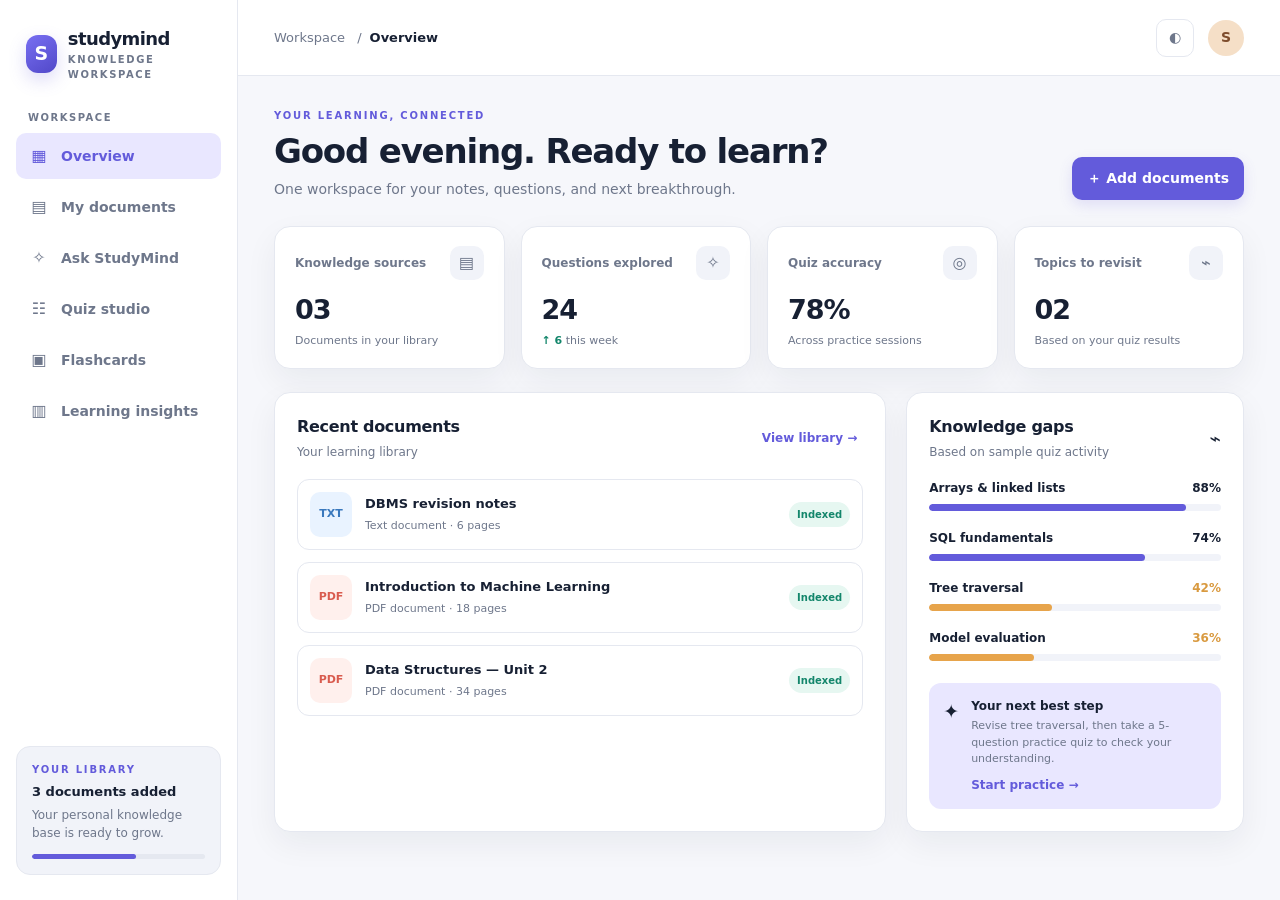
<file: index.html>
<!DOCTYPE html>
<html lang="en">
<head>
<meta charset="UTF-8" />
<meta name="viewport" content="width=device-width, initial-scale=1.0" />
<title>StudyMind — Academic Knowledge Workspace</title>
<style>
:root { color-scheme: light dark; --bg: light-dark(#f6f7fb,#10131b); --panel: light-dark(#ffffff,#191e29); --panel2: light-dark(#f1f3f9,#202736); --text: light-dark(#172033,#eef2fb); --muted: light-dark(#6e778b,#a0abc0); --line: light-dark(#e5e8f0,#303849); --accent: light-dark(#635bdb,#a49eff); --accent2: light-dark(#e9e7ff,#302d55); --green: light-dark(#13866b,#65d7b4); --shadow: 0 12px 32px rgba(24,32,56,.06); }
* { box-sizing: border-box; }
body { margin: 0; background: var(--bg); color: var(--text); font: 14px/1.5 Inter, ui-sans-serif, system-ui, -apple-system, BlinkMacSystemFont, "Segoe UI", sans-serif; }
#app { min-height: 100vh; width: 100%; background: var(--bg); }
button, input, textarea, select { font: inherit; }
button { cursor: pointer; }
.layout { display: grid; grid-template-columns: 238px minmax(0,1fr); min-height: 100vh; }
aside { border-right: 1px solid var(--line); padding: 25px 16px; display: flex; flex-direction: column; gap: 28px; background: var(--panel); }
.brand { display:flex; align-items:center; gap:11px; padding:0 10px; }
.brand-mark { width:38px; height:38px; border-radius:12px; display:grid; place-items:center; color:white; background:linear-gradient(145deg,#786ff2,#5148c8); font-size:19px; font-weight:800; box-shadow:0 7px 18px #635bdb38; }
.brand-name { font-size:18px; font-weight:800; letter-spacing:-.6px; }
.brand-sub { color:var(--muted); font-size:10px; letter-spacing:1.6px; font-weight:700; }
.nav-label { padding:0 12px; margin-bottom:8px; color:var(--muted); font-size:10px; letter-spacing:1.5px; font-weight:800; }
nav { display:grid; gap:5px; }
.nav-item { width:100%; border:0; background:transparent; color:var(--muted); padding:11px 13px; border-radius:10px; text-align:left; display:flex; align-items:center; gap:12px; font-weight:600; transition:.15s; }
.nav-item .ico { width:20px; text-align:center; font-size:16px; }
.nav-item:hover { background:var(--panel2); color:var(--text); }
.nav-item.active { background:var(--accent2); color:var(--accent); }
.side-bottom { margin-top:auto; }
.plan-card { background:var(--panel2); border:1px solid var(--line); border-radius:14px; padding:15px; }
.plan-card strong { display:block; margin:5px 0; font-size:13px; }
.plan-card p { color:var(--muted); font-size:12px; margin:0 0 12px; }
.progress { height:5px; background:var(--line); border-radius:99px; overflow:hidden; }
.progress span { display:block; width:62%; height:100%; background:var(--accent); border-radius:99px; }
main { min-width:0; }
.topbar { height:76px; padding:0 36px; display:flex; align-items:center; justify-content:space-between; border-bottom:1px solid var(--line); background:var(--panel); }
.breadcrumb { color:var(--muted); font-size:13px; } .breadcrumb strong { color:var(--text); font-weight:700; }
.top-actions { display:flex; align-items:center; gap:14px; }
.icon-btn { border:1px solid var(--line); background:var(--panel); border-radius:10px; width:38px; height:38px; color:var(--muted); }
.avatar { width:36px; height:36px; border-radius:50%; display:grid; place-items:center; background:#f5dfc7; color:#7e4d2d; font-weight:800; }
.content { max-width:1360px; margin:0 auto; padding:32px 36px 50px; }
.page { display:none; } .page.active { display:block; }
.eyebrow { color:var(--accent); text-transform:uppercase; font-weight:800; font-size:10px; letter-spacing:1.8px; }
h1 { font-size:clamp(26px,3vw,34px); line-height:1.18; letter-spacing:-1.2px; margin:8px 0 8px; }
.subtitle { color:var(--muted); margin:0; font-size:14px; }
.page-head { display:flex; align-items:flex-end; justify-content:space-between; gap:20px; margin-bottom:26px; }
.btn { border:0; border-radius:10px; padding:11px 15px; font-weight:700; display:inline-flex; align-items:center; justify-content:center; gap:8px; transition:.15s; }
.btn-primary { background:var(--accent); color:white; box-shadow:0 5px 14px #635bdb28; } .btn-primary:hover { filter:brightness(1.08); transform:translateY(-1px); }
.btn-secondary { background:var(--panel); border:1px solid var(--line); color:var(--text); }
.stats { display:grid; grid-template-columns:repeat(4,minmax(0,1fr)); gap:16px; margin-bottom:23px; }
.stat, .card { border:1px solid var(--line); background:var(--panel); border-radius:16px; box-shadow:var(--shadow); }
.stat { padding:19px 20px; }
.stat-top { display:flex; justify-content:space-between; align-items:center; color:var(--muted); font-size:12px; font-weight:600; }
.stat-icon { width:34px; height:34px; display:grid; place-items:center; border-radius:10px; background:var(--panel2); font-size:16px; }
.stat-value { font-size:27px; font-weight:800; letter-spacing:-1px; margin:10px 0 2px; }
.stat-note { color:var(--muted); font-size:11px; } .positive { color:var(--green); font-weight:700; }
.grid-main { display:grid; grid-template-columns:minmax(0,1.45fr) minmax(280px,.8fr); gap:20px; }
.card { padding:22px; min-width:0; }
.card-head { display:flex; justify-content:space-between; align-items:center; gap:12px; margin-bottom:18px; }
h2 { font-size:16px; letter-spacing:-.3px; margin:0; } .muted { color:var(--muted); }
.text-link { color:var(--accent); font-weight:700; background:none; border:0; font-size:12px; }
.doc-list { display:grid; gap:12px; }
.doc-row { display:flex; align-items:center; gap:13px; padding:12px; border:1px solid var(--line); border-radius:12px; }
.file-icon { width:42px; height:45px; display:grid; place-items:center; border-radius:10px; background:light-dark(#fff0ed,#3b292b); color:light-dark(#d95c4f,#ff9c91); font-size:11px; font-weight:900; }
.file-icon.txt { background:light-dark(#e9f3ff,#23374e); color:light-dark(#3978bd,#8ec5ff); }
.doc-info { flex:1; min-width:0; } .doc-info strong { display:block; font-size:13px; overflow:hidden; text-overflow:ellipsis; white-space:nowrap; }
.doc-info span { color:var(--muted); font-size:11px; }
.status { border-radius:99px; padding:5px 8px; font-size:10px; font-weight:800; background:light-dark(#e6f7f1,#203d38); color:var(--green); }
.topic-list { display:grid; gap:18px; }
.topic-top { display:flex; justify-content:space-between; margin-bottom:7px; font-size:12px; font-weight:650; }
.topic-bar { height:7px; border-radius:99px; background:var(--panel2); overflow:hidden; } .topic-bar span { display:block; height:100%; border-radius:99px; background:var(--accent); }
.topic-bar .warn { background:light-dark(#e7a44b,#f2bd6e); }
.tip { display:flex; gap:12px; padding:14px; margin-top:22px; background:var(--accent2); border-radius:12px; color:var(--text); }
.tip-icon { font-size:19px; } .tip strong { display:block; font-size:12px; margin-bottom:3px; } .tip p { color:var(--muted); font-size:11px; margin:0; }
.upload-zone { border:1.5px dashed light-dark(#c9c8ed,#55517e); background:light-dark(#fafaff,#1e2030); border-radius:15px; padding:29px 18px; text-align:center; margin-bottom:18px; transition:.2s; }
.upload-zone.drag { border-color:var(--accent); background:var(--accent2); }
.upload-symbol { width:46px; height:46px; border-radius:14px; background:var(--accent2); color:var(--accent); display:grid; place-items:center; margin:0 auto 12px; font-size:23px; }
.upload-zone h3 { margin:0 0 4px; font-size:14px; } .upload-zone p { margin:0 0 14px; color:var(--muted); font-size:12px; }
input[type=file] { display:none; }
.chat-layout { display:grid; grid-template-columns: minmax(0,1fr) 275px; gap:18px; }
.chat-card { padding:0; overflow:hidden; display:flex; flex-direction:column; min-height:520px; }
.chat-head { padding:17px 20px; border-bottom:1px solid var(--line); display:flex; justify-content:space-between; align-items:center; }
.online-dot { width:7px; height:7px; display:inline-block; border-radius:50%; background:var(--green); margin-right:6px; }
.messages { padding:22px; flex:1; display:flex; flex-direction:column; gap:16px; overflow:auto; max-height:470px; }
.message { display:flex; gap:10px; max-width:90%; align-items:flex-start; } .message.user { align-self:flex-end; flex-direction:row-reverse; }
.bot-avatar { width:30px; height:30px; flex-shrink:0; border-radius:10px; background:var(--accent2); color:var(--accent); display:grid; place-items:center; font-weight:900; }
.bubble { background:var(--panel2); border-radius:4px 13px 13px 13px; padding:12px 14px; font-size:13px; white-space:pre-wrap; }
.message.user .bubble { background:var(--accent); color:white; border-radius:13px 4px 13px 13px; }
.citation { margin-top:10px; border:1px solid var(--line); background:var(--panel); border-radius:9px; padding:10px; font-size:11px; color:var(--muted); }
.citation strong { display:block; color:var(--accent); margin-bottom:3px; }
.chat-compose { padding:15px; border-top:1px solid var(--line); display:flex; gap:9px; }
.chat-compose input { flex:1; min-width:0; border:1px solid var(--line); background:var(--bg); color:var(--text); border-radius:10px; padding:12px 13px; outline:none; }
.chat-compose input:focus { border-color:var(--accent); }
.side-card { margin-bottom:16px; } .source-item { border:1px solid var(--line); padding:11px; border-radius:10px; margin-top:10px; font-size:11px; }
.source-item strong { display:block; font-size:12px; margin-bottom:3px; }
.quiz-grid { display:grid; grid-template-columns:repeat(2,minmax(0,1fr)); gap:16px; }
.quiz-card { padding:20px; } .quiz-tag { color:var(--accent); font-size:10px; font-weight:800; letter-spacing:1px; text-transform:uppercase; }
.quiz-card h3 { margin:8px 0 7px; font-size:16px; } .quiz-card p { color:var(--muted); font-size:12px; margin:0 0 16px; }
.quiz-question { font-size:17px; font-weight:750; margin:18px 0; }
.options { display:grid; gap:9px; } .option { text-align:left; padding:12px; border:1px solid var(--line); background:var(--panel); color:var(--text); border-radius:10px; }
.option:hover { border-color:var(--accent); } .option.correct { border-color:var(--green); background:light-dark(#e6f7f1,#203d38); } .option.incorrect { border-color:#df7474; background:light-dark(#fff0ef,#40292d); }
.feedback { margin-top:12px; color:var(--muted); font-size:12px; }
.flashcard { min-height:220px; display:grid; place-items:center; text-align:center; cursor:pointer; background:linear-gradient(145deg,var(--panel),var(--panel2)); } .flashcard .big { font-size:22px; font-weight:800; margin:15px 0; } .flashcard .hint { color:var(--muted); font-size:12px; }
.analytics-grid { display:grid; grid-template-columns:1fr 1fr; gap:18px; }
.bar-chart { height:210px; display:flex; align-items:flex-end; gap:15px; padding:20px 8px 0; border-bottom:1px solid var(--line); }
.bar-col { flex:1; display:flex; flex-direction:column; align-items:center; gap:8px; height:100%; justify-content:flex-end; } .bar { width:min(42px,75%); background:linear-gradient(180deg,#928afa,var(--accent)); border-radius:7px 7px 0 0; min-height:5px; } .bar-label { color:var(--muted); font-size:10px; padding-bottom:7px; } .bar-value { font-size:10px; color:var(--muted); }
.empty { padding:25px; text-align:center; color:var(--muted); }
.toast { position:fixed; bottom:22px; right:22px; background:var(--text); color:var(--bg); border-radius:12px; padding:12px 17px; box-shadow:var(--shadow); opacity:0; transform:translateY(10px); pointer-events:none; transition:.25s; z-index:5; } .toast.show { opacity:1; transform:translateY(0); }
@media(max-width:1000px) { .layout { grid-template-columns:78px minmax(0,1fr); } aside { padding:22px 10px; align-items:center; } .brand { padding:0; } .brand-text,.nav-label,.nav-item .label,.side-bottom { display:none; } .nav-item { justify-content:center; padding:12px 0; } .nav-item .ico { font-size:19px; } .grid-main,.chat-layout { grid-template-columns:1fr; } .stats { grid-template-columns:repeat(2,minmax(0,1fr)); } }
@media(max-width:650px) { .layout { display:block; } aside { position:sticky; top:0; z-index:3; flex-direction:row; justify-content:space-around; padding:8px; border-right:0; border-bottom:1px solid var(--line); } .brand { display:none; } aside nav { display:flex; gap:2px; } .nav-item { width:46px; } .topbar { padding:0 17px; height:62px; } .content { padding:24px 16px 35px; } .page-head { align-items:flex-start; flex-direction:column; } .stats { gap:10px; } .stat { padding:14px; } .stat-value { font-size:23px; } .grid-main,.analytics-grid,.quiz-grid { grid-template-columns:1fr; } .card { padding:17px; } .chat-card { padding:0; } .messages { padding:15px; } }
</style>
</head>
<body>
<div id="app">
<div class="layout">
<aside>
  <div class="brand"><div class="brand-mark">S</div><div class="brand-text"><div class="brand-name">studymind</div><div class="brand-sub">KNOWLEDGE WORKSPACE</div></div></div>
  <div style="width:100%"><div class="nav-label">WORKSPACE</div><nav>
    <button class="nav-item active" data-page="dashboard"><span class="ico">▦</span><span class="label">Overview</span></button>
    <button class="nav-item" data-page="documents"><span class="ico">▤</span><span class="label">My documents</span></button>
    <button class="nav-item" data-page="ask"><span class="ico">✧</span><span class="label">Ask StudyMind</span></button>
    <button class="nav-item" data-page="quiz"><span class="ico">☷</span><span class="label">Quiz studio</span></button>
    <button class="nav-item" data-page="flashcards"><span class="ico">▣</span><span class="label">Flashcards</span></button>
    <button class="nav-item" data-page="analytics"><span class="ico">▥</span><span class="label">Learning insights</span></button>
  </nav></div>
  <div class="side-bottom" style="width:100%"><div class="plan-card"><div class="eyebrow">YOUR LIBRARY</div><strong id="side-doc-count">3 documents added</strong><p>Your personal knowledge base is ready to grow.</p><div class="progress"><span id="side-progress"></span></div></div></div>
</aside>
<main>
<header class="topbar"><div class="breadcrumb">Workspace <span style="padding:0 8px">/</span><strong id="crumb">Overview</strong></div><div class="top-actions"><button class="icon-btn" id="theme-toggle" title="Toggle appearance">◐</button><div class="avatar">S</div></div></header>
<div class="content">
<section class="page active" id="page-dashboard">
 <div class="page-head"><div><div class="eyebrow">YOUR LEARNING, CONNECTED</div><h1>Good evening. Ready to learn?</h1><p class="subtitle">One workspace for your notes, questions, and next breakthrough.</p></div><button class="btn btn-primary" data-goto="documents">＋ Add documents</button></div>
 <div class="stats">
  <div class="stat"><div class="stat-top"><span>Knowledge sources</span><span class="stat-icon">▤</span></div><div class="stat-value" id="stat-docs">03</div><div class="stat-note">Documents in your library</div></div>
  <div class="stat"><div class="stat-top"><span>Questions explored</span><span class="stat-icon">✧</span></div><div class="stat-value" id="stat-questions">24</div><div class="stat-note"><span class="positive">↑ 6</span> this week</div></div>
  <div class="stat"><div class="stat-top"><span>Quiz accuracy</span><span class="stat-icon">◎</span></div><div class="stat-value" id="stat-accuracy">78%</div><div class="stat-note">Across practice sessions</div></div>
  <div class="stat"><div class="stat-top"><span>Topics to revisit</span><span class="stat-icon">⌁</span></div><div class="stat-value">02</div><div class="stat-note">Based on your quiz results</div></div>
 </div>
 <div class="grid-main"><div class="card"><div class="card-head"><div><h2>Recent documents</h2><div class="muted" style="font-size:12px;margin-top:4px">Your learning library</div></div><button class="text-link" data-goto="documents">View library →</button></div><div class="doc-list" id="recent-docs">
  <div class="doc-row"><div class="file-icon">PDF</div><div class="doc-info"><strong>Data Structures — Unit 2</strong><span>PDF document · 34 pages</span></div><span class="status">Indexed</span></div>
  <div class="doc-row"><div class="file-icon">PDF</div><div class="doc-info"><strong>Introduction to Machine Learning</strong><span>PDF document · 18 pages</span></div><span class="status">Indexed</span></div>
  <div class="doc-row"><div class="file-icon txt">TXT</div><div class="doc-info"><strong>DBMS revision notes</strong><span>Text document · 6 pages</span></div><span class="status">Indexed</span></div>
 </div></div>
 <div class="card"><div class="card-head"><div><h2>Knowledge gaps</h2><div class="muted" style="font-size:12px;margin-top:4px">Based on sample quiz activity</div></div><span style="font-size:19px">⌁</span></div><div class="topic-list"><div><div class="topic-top"><span>Arrays & linked lists</span><span>88%</span></div><div class="topic-bar"><span style="width:88%"></span></div></div><div><div class="topic-top"><span>SQL fundamentals</span><span>74%</span></div><div class="topic-bar"><span style="width:74%"></span></div></div><div><div class="topic-top"><span>Tree traversal</span><span style="color:#d99a40">42%</span></div><div class="topic-bar"><span class="warn" style="width:42%"></span></div></div><div><div class="topic-top"><span>Model evaluation</span><span style="color:#d99a40">36%</span></div><div class="topic-bar"><span class="warn" style="width:36%"></span></div></div></div><div class="tip"><div class="tip-icon">✦</div><div><strong>Your next best step</strong><p>Revise tree traversal, then take a 5-question practice quiz to check your understanding.</p><button class="text-link" style="padding:8px 0 0" data-goto="quiz">Start practice →</button></div></div></div></div>
</section>
<section class="page" id="page-documents"><div class="page-head"><div><div class="eyebrow">KNOWLEDGE LIBRARY</div><h1>My documents</h1><p class="subtitle">Add your course material and build a searchable knowledge base.</p></div></div>
 <div class="card"><div class="upload-zone" id="drop-zone"><div class="upload-symbol">↑</div><h3>Drop your study material here</h3><p>PDF or TXT files · Upload files to add them to this demo library</p><label class="btn btn-primary" for="file-input">Choose files</label><input type="file" id="file-input" accept=".pdf,.txt,application/pdf,text/plain" multiple /></div><div class="card-head"><div><h2>All documents</h2><div class="muted" style="font-size:12px;margin-top:4px" id="doc-subtitle">3 documents · demo records</div></div><select id="doc-filter" style="border:1px solid var(--line);background:var(--panel);color:var(--text);padding:9px;border-radius:9px"><option value="all">All files</option><option value="PDF">PDF files</option><option value="TXT">Text files</option></select></div><div class="doc-list" id="all-docs"></div><p class="muted" style="font-size:11px;margin:15px 0 0">Prototype note: this front-end demo lists selected files locally. PDF parsing, embeddings, and persistent storage require a backend.</p></div>
</section>
<section class="page" id="page-ask"><div class="page-head"><div><div class="eyebrow">EVIDENCE-FIRST AI</div><h1>Ask your knowledge base</h1><p class="subtitle">Ask questions, explore ideas, and trace answers back to their sources.</p></div><span class="status">● Demo mode</span></div>
 <div class="chat-layout"><div class="card chat-card"><div class="chat-head"><div><strong>StudyMind assistant</strong><div class="muted" style="font-size:11px;margin-top:3px"><span class="online-dot"></span>Ready to help you study</div></div><button class="text-link" id="clear-chat">Clear chat</button></div><div class="messages" id="messages"><div class="message"><div class="bot-avatar">S</div><div class="bubble">Hi! I'm your study companion. Ask me about your notes, or try one of the suggested questions. In this prototype, answers are illustrative—not generated from your actual documents.<div class="citation"><strong>◉ Example source · Data Structures — Unit 2</strong>Page 12 · Source grounding is planned for the full RAG backend.</div></div></div></div><div class="chat-compose"><input id="question-input" placeholder="Ask a question about your notes..." autocomplete="off"/><button class="btn btn-primary" id="send-question">Send ↗</button></div></div>
 <div><div class="card side-card"><div class="card-head"><h2>Try asking</h2><span>✧</span></div><button class="option prompt" style="width:100%;margin-bottom:8px">Explain stack vs queue in simple terms</button><button class="option prompt" style="width:100%;margin-bottom:8px">What is overfitting in machine learning?</button><button class="option prompt" style="width:100%">Summarize the key ideas in my notes</button></div><div class="card"><div class="card-head"><h2>Retrieved evidence</h2><span class="muted">Top matches</span></div><div class="source-item"><strong>📄 Data Structures — Unit 2</strong><span class="muted">Page 12 · Similarity: example</span></div><div class="source-item"><strong>📄 Introduction to Machine Learning</strong><span class="muted">Page 6 · Similarity: example</span></div><p class="muted" style="font-size:11px;margin:12px 0 0">Real relevance scores will be computed by the retrieval service in the backend.</p></div></div></div>
</section>
<section class="page" id="page-quiz"><div class="page-head"><div><div class="eyebrow">ACTIVE RECALL</div><h1>Quiz studio</h1><p class="subtitle">Practice from your material and use results to guide revision.</p></div><button class="btn btn-primary" id="new-quiz">↻ New question</button></div>
 <div class="quiz-grid"><div class="card quiz-card"><div class="quiz-tag">Quick practice · Data Structures</div><div class="quiz-question" id="quiz-question">Which data structure follows the LIFO principle?</div><div class="options" id="quiz-options"><button class="option" data-correct="false">Queue</button><button class="option" data-correct="true">Stack</button><button class="option" data-correct="false">Linked list</button><button class="option" data-correct="false">Graph</button></div><div class="feedback" id="quiz-feedback">Choose an answer to check your understanding.</div><div style="display:flex;justify-content:space-between;align-items:center;margin-top:18px"><span class="muted" style="font-size:11px" id="quiz-count">Question 1 · Demo set</span><button class="btn btn-secondary" id="next-question">Next →</button></div></div><div class="card"><div class="card-head"><h2>Practice summary</h2><span>◎</span></div><div style="display:flex;align-items:center;gap:18px;margin:18px 0"><div style="font-size:38px;font-weight:850;letter-spacing:-2px" id="session-score">—</div><div><strong>Session accuracy</strong><div class="muted" style="font-size:11px">Updates as you answer</div></div></div><div class="progress"><span id="quiz-progress" style="width:0%"></span></div><div class="tip"><div class="tip-icon">✦</div><div><strong>Study tip</strong><p>Try to explain why an answer is correct in your own words. Understanding lasts longer than memorization.</p></div></div><div style="margin-top:20px"><h2 style="margin-bottom:12px">Topic coverage</h2><div class="topic-list"><div><div class="topic-top"><span>Core concepts</span><span>78%</span></div><div class="topic-bar"><span style="width:78%"></span></div></div><div><div class="topic-top"><span>Applied problems</span><span>54%</span></div><div class="topic-bar"><span class="warn" style="width:54%"></span></div></div></div></div></div></div>
</section>
<section class="page" id="page-flashcards"><div class="page-head"><div><div class="eyebrow">SPACED REVISION</div><h1>Flashcards</h1><p class="subtitle">Test your recall one concept at a time.</p></div><span class="status" id="flash-count">Card 1 of 4</span></div><div style="max-width:700px;margin:0 auto"><div class="card flashcard" id="flashcard" tabindex="0" role="button" aria-label="Flip flashcard"><div><div class="eyebrow" id="flash-label">CONCEPT</div><div class="big" id="flash-term">What is a stack?</div><div class="hint" id="flash-hint">Click the card to reveal the answer</div></div></div><div style="display:flex;justify-content:center;gap:12px;margin-top:18px"><button class="btn btn-secondary" id="flash-prev">← Previous</button><button class="btn btn-primary" id="flash-next">Next card →</button></div><p class="muted" style="text-align:center;font-size:11px;margin-top:20px">Demo flashcards. A complete version can generate cards from retrieved document passages.</p></div></section>
<section class="page" id="page-analytics"><div class="page-head"><div><div class="eyebrow">LEARNING INSIGHTS</div><h1>Your learning patterns</h1><p class="subtitle">Use practice history to decide what to study next.</p></div></div><div class="analytics-grid"><div class="card"><div class="card-head"><div><h2>Practice accuracy</h2><div class="muted" style="font-size:12px;margin-top:4px">Illustrative weekly activity</div></div><span class="status">+12% this week</span></div><div class="bar-chart"><div class="bar-col"><span class="bar-value">58%</span><div class="bar" style="height:58%"></div><span class="bar-label">Mon</span></div><div class="bar-col"><span class="bar-value">66%</span><div class="bar" style="height:66%"></div><span class="bar-label">Tue</span></div><div class="bar-col"><span class="bar-value">61%</span><div class="bar" style="height:61%"></div><span class="bar-label">Wed</span></div><div class="bar-col"><span class="bar-value">72%</span><div class="bar" style="height:72%"></div><span class="bar-label">Thu</span></div><div class="bar-col"><span class="bar-value">78%</span><div class="bar" style="height:78%"></div><span class="bar-label">Fri</span></div><div class="bar-col"><span class="bar-value">84%</span><div class="bar" style="height:84%"></div><span class="bar-label">Sat</span></div><div class="bar-col"><span class="bar-value">78%</span><div class="bar" style="height:78%"></div><span class="bar-label">Sun</span></div></div></div><div class="card"><div class="card-head"><div><h2>Topic mastery</h2><div class="muted" style="font-size:12px;margin-top:4px">From sample quiz results</div></div></div><div class="topic-list"><div><div class="topic-top"><span>Arrays & linked lists</span><span>88%</span></div><div class="topic-bar"><span style="width:88%"></span></div></div><div><div class="topic-top"><span>SQL fundamentals</span><span>74%</span></div><div class="topic-bar"><span style="width:74%"></span></div></div><div><div class="topic-top"><span>Tree traversal</span><span>42%</span></div><div class="topic-bar"><span class="warn" style="width:42%"></span></div></div><div><div class="topic-top"><span>Model evaluation</span><span>36%</span></div><div class="topic-bar"><span class="warn" style="width:36%"></span></div></div></div><div class="tip"><div class="tip-icon">↗</div><div><strong>Suggested focus: Model evaluation</strong><p>Start with precision, recall, and the confusion matrix. Then take a short practice quiz.</p><button class="text-link" style="padding:8px 0 0" data-goto="quiz">Practice now →</button></div></div></div></div></section>
</div></main></div><div class="toast" id="toast"></div></div>
<script>
const pageNames={dashboard:'Overview',documents:'My documents',ask:'Ask StudyMind',quiz:'Quiz studio',flashcards:'Flashcards',analytics:'Learning insights'};
const navButtons=[...document.querySelectorAll('.nav-item')];
function go(page){document.querySelectorAll('.page').forEach(p=>p.classList.toggle('active',p.id==='page-'+page));navButtons.forEach(b=>b.classList.toggle('active',b.dataset.page===page));document.getElementById('crumb').textContent=pageNames[page]||'Overview';window.scrollTo({top:0,behavior:'smooth'});}
navButtons.forEach(b=>b.addEventListener('click',()=>go(b.dataset.page)));document.querySelectorAll('[data-goto]').forEach(b=>b.addEventListener('click',()=>go(b.dataset.goto)));
let toastTimer;function toast(msg){const el=document.getElementById('toast');el.textContent=msg;el.classList.add('show');clearTimeout(toastTimer);toastTimer=setTimeout(()=>el.classList.remove('show'),2600)}
document.getElementById('theme-toggle').addEventListener('click',()=>{const root=document.documentElement;const dark=root.dataset.theme!=='dark';root.dataset.theme=dark?'dark':'light';root.style.colorScheme=dark?'dark':'light';toast(dark?'Dark appearance enabled':'Light appearance enabled')});
let docs=[{name:'Data Structures — Unit 2',type:'PDF',meta:'PDF document · 34 pages',status:'Indexed'},{name:'Introduction to Machine Learning',type:'PDF',meta:'PDF document · 18 pages',status:'Indexed'},{name:'DBMS revision notes',type:'TXT',meta:'Text document · 6 pages',status:'Indexed'}];
function escapeHTML(s){return s.replace(/[&<>"']/g,c=>({'&':'&amp;','<':'&lt;','>':'&gt;','"':'&quot;',"'":'&#39;'}[c]))}
function renderDocs(){const filter=document.getElementById('doc-filter').value;const filtered=docs.filter(d=>filter==='all'||d.type===filter);document.getElementById('all-docs').innerHTML=filtered.length?filtered.map(d=>`<div class="doc-row"><div class="file-icon ${d.type==='TXT'?'txt':''}">${d.type}</div><div class="doc-info"><strong>${escapeHTML(d.name)}</strong><span>${escapeHTML(d.meta)}</span></div><span class="status">${d.status}</span></div>`).join(''):'<div class="empty">No files match this filter.</div>';document.getElementById('recent-docs').innerHTML=docs.slice(-3).reverse().map(d=>`<div class="doc-row"><div class="file-icon ${d.type==='TXT'?'txt':''}">${d.type}</div><div class="doc-info"><strong>${escapeHTML(d.name)}</strong><span>${escapeHTML(d.meta)}</span></div><span class="status">${d.status}</span></div>`).join('');document.getElementById('stat-docs').textContent=String(docs.length).padStart(2,'0');document.getElementById('side-doc-count').textContent=`${docs.length} document${docs.length===1?'':'s'} added`;document.getElementById('doc-subtitle').textContent=`${docs.length} documents · local demo library`;document.getElementById('side-progress').style.width=Math.min(100,docs.length*20)+'%';}
document.getElementById('doc-filter').addEventListener('change',renderDocs);
function addFiles(files){if(!files||!files.length)return;let added=0;for(const f of files){const ext=f.name.toLowerCase().split('.').pop();if(!['pdf','txt'].includes(ext)){toast('Only PDF and TXT files are supported.');continue;}if(docs.some(d=>d.name===f.name)){toast('That file is already listed.');continue;}docs.push({name:f.name,type:ext.toUpperCase(),meta:`Selected locally · ${(f.size/1024).toFixed(0)} KB`,status:'Added'});added++;}renderDocs();if(added)toast(`${added} file${added>1?'s':''} added to the demo library`);}
document.getElementById('file-input').addEventListener('change',e=>{addFiles(e.target.files);e.target.value=''});const drop=document.getElementById('drop-zone');['dragenter','dragover'].forEach(ev=>drop.addEventListener(ev,e=>{e.preventDefault();drop.classList.add('drag')}));['dragleave','drop'].forEach(ev=>drop.addEventListener(ev,e=>{e.preventDefault();drop.classList.remove('drag')}));drop.addEventListener('drop',e=>addFiles(e.dataTransfer.files));renderDocs();
const messages=document.getElementById('messages');function addMessage(text,isUser=false,withCitation=false){const div=document.createElement('div');div.className='message'+(isUser?' user':'');const avatar=isUser?'Y':'S';div.innerHTML=`<div class="bot-avatar">${avatar}</div><div class="bubble"></div>`;div.querySelector('.bubble').textContent=text;if(withCitation){const c=document.createElement('div');c.className='citation';c.innerHTML='<strong>◉ Illustrative source reference</strong>Data Structures — Unit 2 · Page 12<br>Demo citation only; live source retrieval is not connected.';div.querySelector('.bubble').appendChild(c)}messages.appendChild(div);messages.scrollTop=messages.scrollHeight;}
function sendQuestion(){const input=document.getElementById('question-input');const q=input.value.trim();if(!q)return;addMessage(q,true);input.value='';document.getElementById('stat-questions').textContent=String((parseInt(document.getElementById('stat-questions').textContent)||24)+1);let answer='I can help explore that topic. In the complete version, I would retrieve the most relevant passages from your uploaded documents and answer only when the evidence is sufficient. This prototype does not yet process document contents or connect to an AI model.';if(/stack.*queue|queue.*stack/i.test(q))answer='A stack follows LIFO (Last In, First Out): the last item added is the first removed. A queue follows FIFO (First In, First Out): the first item added is the first removed. Think of a stack of plates versus a line at a cafeteria.';else if(/overfit/i.test(q))answer='Overfitting happens when a model learns the training examples too closely, including noise, and performs poorly on new data. A useful next step is to compare training and validation performance.';else if(/summari/i.test(q))answer='A useful document summary should capture the central ideas, key definitions, and relationships between concepts. Connect a document-processing backend to generate a grounded summary from your actual notes.';setTimeout(()=>addMessage(answer,false,true),220);}
document.getElementById('send-question').addEventListener('click',sendQuestion);document.getElementById('question-input').addEventListener('keydown',e=>{if(e.key==='Enter')sendQuestion()});document.querySelectorAll('.prompt').forEach(b=>b.addEventListener('click',()=>{document.getElementById('question-input').value=b.textContent.trim();sendQuestion()}));document.getElementById('clear-chat').addEventListener('click',()=>{messages.innerHTML='';toast('Chat cleared')});
const questions=[{q:'Which data structure follows the LIFO principle?',opts:['Queue','Stack','Linked list','Graph'],correct:1,why:'A stack removes the most recently added item first: Last In, First Out.'},{q:'Which SQL clause filters rows before grouping?',opts:['ORDER BY','HAVING','WHERE','SELECT'],correct:2,why:'WHERE filters individual rows before GROUP BY forms groups.'},{q:'What does a validation dataset help estimate?',opts:['File size','Performance on unseen data','Training duration only','Number of features'],correct:1,why:'Validation data helps estimate how well a model generalizes beyond its training examples.'},{q:'Which traversal explores a tree level by level?',opts:['In-order','Depth-first only','Breadth-first search','Post-order'],correct:2,why:'Breadth-first search visits nodes by distance from the root, one level at a time.'}];let qi=0,answered=0,correctCount=0,locked=false;function renderQuestion(){const q=questions[qi];document.getElementById('quiz-question').textContent=q.q;document.getElementById('quiz-options').innerHTML=q.opts.map((o,i)=>`<button class="option" data-index="${i}">${o}</button>`).join('');document.getElementById('quiz-feedback').textContent='Choose an answer to check your understanding.';document.getElementById('quiz-count').textContent=`Question ${qi+1} · Demo set`;locked=false;document.querySelectorAll('#quiz-options .option').forEach(b=>b.addEventListener('click',()=>answerQuestion(Number(b.dataset.index),b)));}
function answerQuestion(i,btn){if(locked)return;locked=true;answered++;const q=questions[qi];const ok=i===q.correct;if(ok)correctCount++;document.querySelectorAll('#quiz-options .option').forEach((b,j)=>{if(j===q.correct)b.classList.add('correct');else if(j===i)b.classList.add('incorrect')});document.getElementById('quiz-feedback').textContent=(ok?'Correct! ':'Not quite. ')+q.why;document.getElementById('session-score').textContent=Math.round(correctCount/answered*100)+'%';document.getElementById('quiz-progress').style.width=(answered/questions.length*100)+'%';document.getElementById('stat-accuracy').textContent=Math.round((78+correctCount)/ (1+answered/10))+'%';}
document.getElementById('next-question').addEventListener('click',()=>{qi=(qi+1)%questions.length;renderQuestion()});document.getElementById('new-quiz').addEventListener('click',()=>{qi=(qi+1)%questions.length;renderQuestion();toast('A new demo question is ready')});renderQuestion();
const flashcards=[{term:'What is a stack?',answer:'A linear data structure that follows LIFO: Last In, First Out.'},{term:'What is an embedding?',answer:'A numerical vector representation that captures aspects of meaning and can support semantic similarity search.'},{term:'What is RAG?',answer:'Retrieval-Augmented Generation: retrieve relevant external context, then provide it to a language model to ground its response.'},{term:'What is overfitting?',answer:'When a model fits training data too closely and does not generalize well to unseen examples.'}];let fi=0,flipped=false;function renderFlash(){const c=flashcards[fi];document.getElementById('flash-term').textContent=flipped?c.answer:c.term;document.getElementById('flash-label').textContent=flipped?'ANSWER':'CONCEPT';document.getElementById('flash-hint').textContent=flipped?'Click to see the question':'Click the card to reveal the answer';document.getElementById('flash-count').textContent=`Card ${fi+1} of ${flashcards.length}`;}function flipFlash(){flipped=!flipped;renderFlash()}document.getElementById('flashcard').addEventListener('click',flipFlash);document.getElementById('flashcard').addEventListener('keydown',e=>{if(e.key==='Enter'||e.key===' '){e.preventDefault();flipFlash()}});document.getElementById('flash-next').addEventListener('click',()=>{fi=(fi+1)%flashcards.length;flipped=false;renderFlash()});document.getElementById('flash-prev').addEventListener('click',()=>{fi=(fi-1+flashcards.length)%flashcards.length;flipped=false;renderFlash()});
</script>
</body>
</html>
</file>
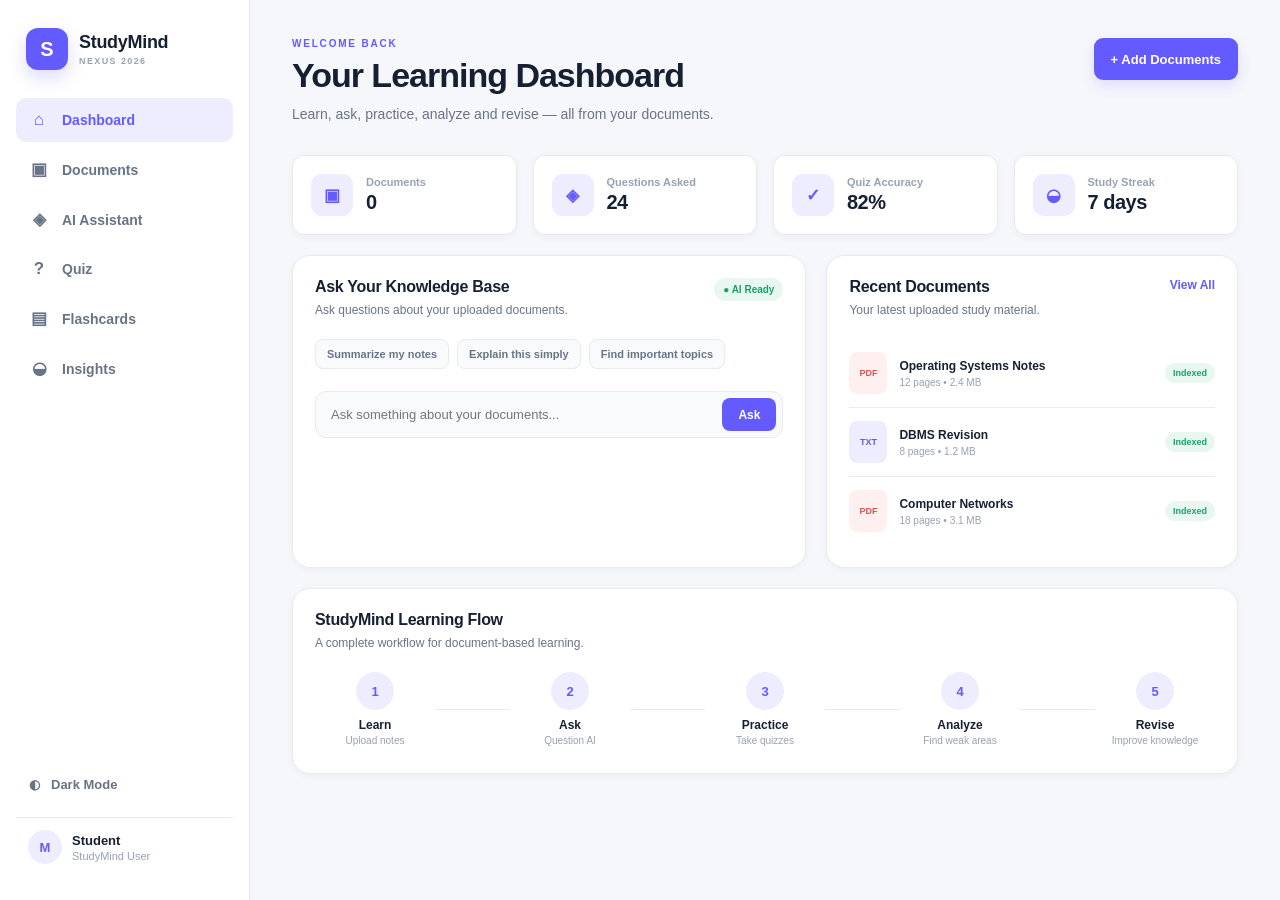
<file: frontend/index.html>
<!DOCTYPE html>
<html lang="en">
<head>
    <meta charset="UTF-8">
    <meta name="viewport" content="width=device-width, initial-scale=1.0">

    <title>StudyMind | Nexus</title>

    <!-- External CSS -->
    <link rel="stylesheet" href="style.css">
</head>

<body>

<div class="app">

    <!-- ================= SIDEBAR ================= -->
    <aside class="sidebar">

        <div class="logo">
            <div class="logo-icon">S</div>
            <div>
                <h2>StudyMind</h2>
                <span>NEXUS 2026</span>
            </div>
        </div>

        <nav class="navigation">

            <button class="nav-item active" data-page="dashboard">
                <span>⌂</span>
                Dashboard
            </button>

            <button class="nav-item" data-page="documents">
                <span>▣</span>
                Documents
            </button>

            <button class="nav-item" data-page="chat">
                <span>◈</span>
                AI Assistant
            </button>

            <button class="nav-item" data-page="quiz">
                <span>?</span>
                Quiz
            </button>

            <button class="nav-item" data-page="flashcards">
                <span>▤</span>
                Flashcards
            </button>

            <button class="nav-item" data-page="analytics">
                <span>◒</span>
                Insights
            </button>

        </nav>

        <div class="sidebar-bottom">

            <button class="theme-toggle" id="themeToggle">
                <span>◐</span>
                <span id="themeText">Dark Mode</span>
            </button>

            <div class="user-card">
                <div class="avatar">M</div>
                <div>
                    <strong>Student</strong>
                    <small>StudyMind User</small>
                </div>
            </div>

        </div>

    </aside>


    <!-- ================= MAIN CONTENT ================= -->
    <main class="main-content">

        <!-- ================= DASHBOARD ================= -->
        <section class="page active" id="dashboard">

            <div class="page-header">
                <div>
                    <p class="eyebrow">WELCOME BACK</p>
                    <h1>Your Learning Dashboard</h1>
                    <p class="subtitle">
                        Learn, ask, practice, analyze and revise — all from your documents.
                    </p>
                </div>

                <button class="primary-button" data-page-target="documents">
                    + Add Documents
                </button>
            </div>


            <!-- Stats -->
            <div class="stats-grid">

                <div class="stat-card">
                    <div class="stat-icon">▣</div>
                    <div>
                        <span>Documents</span>
                        <strong id="documentCount">3</strong>
                    </div>
                </div>

                <div class="stat-card">
                    <div class="stat-icon">◈</div>
                    <div>
                        <span>Questions Asked</span>
                        <strong>24</strong>
                    </div>
                </div>

                <div class="stat-card">
                    <div class="stat-icon">✓</div>
                    <div>
                        <span>Quiz Accuracy</span>
                        <strong>82%</strong>
                    </div>
                </div>

                <div class="stat-card">
                    <div class="stat-icon">◒</div>
                    <div>
                        <span>Study Streak</span>
                        <strong>7 days</strong>
                    </div>
                </div>

            </div>


            <!-- Main Dashboard Grid -->
            <div class="dashboard-grid">

                <!-- Ask AI -->
                <div class="card ask-card">

                    <div class="card-header">
                        <div>
                            <h2>Ask Your Knowledge Base</h2>
                            <p>Ask questions about your uploaded documents.</p>
                        </div>

                        <span class="status-badge">
                            ● AI Ready
                        </span>
                    </div>

                    <div class="quick-prompts">

                        <button class="prompt-button">
                            Summarize my notes
                        </button>

                        <button class="prompt-button">
                            Explain this simply
                        </button>

                        <button class="prompt-button">
                            Find important topics
                        </button>

                    </div>

                    <div class="chat-input-container">

                        <input
                            type="text"
                            id="dashboardQuestion"
                            placeholder="Ask something about your documents..."
                        >

                        <button id="dashboardAskButton">
                            Ask
                        </button>

                    </div>

                </div>


                <!-- Recent Documents -->
                <div class="card">

                    <div class="card-header">
                        <div>
                            <h2>Recent Documents</h2>
                            <p>Your latest uploaded study material.</p>
                        </div>

                        <button class="text-button" data-page-target="documents">
                            View All
                        </button>
                    </div>

                    <div class="document-list" id="recentDocuments">

                        <div class="document-row">
                            <div class="file-icon pdf">PDF</div>

                            <div class="document-info">
                                <strong>Operating Systems Notes</strong>
                                <span>12 pages • 2.4 MB</span>
                            </div>

                            <span class="document-status">
                                Indexed
                            </span>
                        </div>


                        <div class="document-row">
                            <div class="file-icon txt">TXT</div>

                            <div class="document-info">
                                <strong>DBMS Revision</strong>
                                <span>8 pages • 1.2 MB</span>
                            </div>

                            <span class="document-status">
                                Indexed
                            </span>
                        </div>


                        <div class="document-row">
                            <div class="file-icon pdf">PDF</div>

                            <div class="document-info">
                                <strong>Computer Networks</strong>
                                <span>18 pages • 3.1 MB</span>
                            </div>

                            <span class="document-status">
                                Indexed
                            </span>
                        </div>

                    </div>

                </div>

            </div>


            <!-- Learning Flow -->
            <div class="card learning-flow">

                <div class="card-header">
                    <div>
                        <h2>StudyMind Learning Flow</h2>
                        <p>A complete workflow for document-based learning.</p>
                    </div>
                </div>

                <div class="flow">

                    <div class="flow-step">
                        <div class="flow-number">1</div>
                        <strong>Learn</strong>
                        <span>Upload notes</span>
                    </div>

                    <div class="flow-line"></div>

                    <div class="flow-step">
                        <div class="flow-number">2</div>
                        <strong>Ask</strong>
                        <span>Question AI</span>
                    </div>

                    <div class="flow-line"></div>

                    <div class="flow-step">
                        <div class="flow-number">3</div>
                        <strong>Practice</strong>
                        <span>Take quizzes</span>
                    </div>

                    <div class="flow-line"></div>

                    <div class="flow-step">
                        <div class="flow-number">4</div>
                        <strong>Analyze</strong>
                        <span>Find weak areas</span>
                    </div>

                    <div class="flow-line"></div>

                    <div class="flow-step">
                        <div class="flow-number">5</div>
                        <strong>Revise</strong>
                        <span>Improve knowledge</span>
                    </div>

                </div>

            </div>

        </section>


        <!-- ================= DOCUMENTS ================= -->
        <section class="page" id="documents">

            <div class="page-header">

                <div>
                    <p class="eyebrow">KNOWLEDGE BASE</p>
                    <h1>Your Documents</h1>
                    <p class="subtitle">
                        Upload PDFs or TXT files to build your personal knowledge base.
                    </p>
                </div>

            </div>


            <!-- Upload -->
            <div class="card upload-card">

                <div
                    class="upload-zone"
                    id="uploadZone"
                >

                    <div class="upload-icon">↑</div>

                    <h2>Upload your documents</h2>

                    <p>
                        Drag and drop files here or click to browse.
                    </p>

                    <span>
                        Supported formats: PDF, TXT
                    </span>

                    <input
                        type="file"
                        id="fileInput"
                        accept=".pdf,.txt"
                        multiple
                        hidden
                    >

                    <button
                        class="primary-button"
                        id="chooseFileButton"
                    >
                        Choose Files
                    </button>

                </div>

            </div>


            <!-- Document Search -->
            <div class="card">

                <div class="document-toolbar">

                    <div>
                        <h2>Knowledge Base</h2>
                        <p id="documentCountText">
                            3 documents indexed
                        </p>
                    </div>

                    <input
                        type="text"
                        id="documentSearch"
                        class="search-input"
                        placeholder="Search documents..."
                    >

                </div>


                <div
                    class="full-document-list"
                    id="documentList"
                >

                    <div class="large-document-row">

                        <div class="file-icon pdf">PDF</div>

                        <div class="document-info">
                            <strong>Operating Systems Notes</strong>
                            <span>
                                12 pages • 2.4 MB • Indexed successfully
                            </span>
                        </div>

                        <span class="document-status">
                            Ready
                        </span>

                    </div>


                    <div class="large-document-row">

                        <div class="file-icon txt">TXT</div>

                        <div class="document-info">
                            <strong>DBMS Revision</strong>
                            <span>
                                8 pages • 1.2 MB • Indexed successfully
                            </span>
                        </div>

                        <span class="document-status">
                            Ready
                        </span>

                    </div>


                    <div class="large-document-row">

                        <div class="file-icon pdf">PDF</div>

                        <div class="document-info">
                            <strong>Computer Networks</strong>
                            <span>
                                18 pages • 3.1 MB • Indexed successfully
                            </span>
                        </div>

                        <span class="document-status">
                            Ready
                        </span>

                    </div>

                </div>

            </div>

        </section>


        <!-- ================= AI CHAT ================= -->
        <section class="page" id="chat">

            <div class="page-header">

                <div>
                    <p class="eyebrow">AI ASSISTANT</p>
                    <h1>Ask StudyMind</h1>
                    <p class="subtitle">
                        Get answers grounded in your uploaded documents.
                    </p>
                </div>

                <span class="status-badge">
                    ● Grounded Mode
                </span>

            </div>


            <div class="chat-layout">

                <!-- Chat -->
                <div class="card chat-card">

                    <div
                        class="chat-messages"
                        id="chatMessages"
                    >

                        <div class="message assistant">

                            <div class="message-avatar">
                                S
                            </div>

                            <div class="message-content">

                                <span class="message-label">
                                    StudyMind
                                </span>

                                <p>
                                    Hello! I can answer questions based on
                                    your uploaded documents. Try asking me
                                    about Operating Systems, DBMS, or
                                    Computer Networks.
                                </p>

                            </div>

                        </div>

                    </div>


                    <div class="chat-input-area">

                        <input
                            type="text"
                            id="chatInput"
                            placeholder="Ask a question..."
                        >

                        <button id="sendChatButton">
                            Send
                        </button>

                    </div>

                </div>


                <!-- Evidence -->
                <div class="card evidence-card">

                    <div class="card-header">

                        <div>
                            <h2>Retrieved Evidence</h2>
                            <p>Sources used for the answer.</p>
                        </div>

                    </div>


                    <div id="evidenceContainer">

                        <div class="evidence-empty">
                            <div>◈</div>
                            <p>
                                Ask a question to see the relevant
                                document snippets here.
                            </p>
                        </div>

                    </div>

                </div>

            </div>

        </section>


        <!-- ================= QUIZ ================= -->
        <section class="page" id="quiz">

            <div class="page-header">

                <div>
                    <p class="eyebrow">ACTIVE RECALL</p>
                    <h1>Knowledge Quiz</h1>
                    <p class="subtitle">
                        Test yourself using questions generated from your study material.
                    </p>
                </div>

                <span class="score-badge">
                    Score: <span id="quizScore">0</span>/4
                </span>

            </div>


            <div class="card quiz-card">

                <div class="quiz-progress">
                    <div class="progress-track">
                        <div
                            class="progress-fill"
                            id="quizProgress"
                        ></div>
                    </div>

                    <span id="questionNumber">
                        Question 1 of 4
                    </span>
                </div>


                <div id="quizContainer">

                    <h2 id="quizQuestion">
                        What is the main purpose of an operating system?
                    </h2>


                    <div
                        class="quiz-options"
                        id="quizOptions"
                    >

                        <button class="quiz-option">
                            To manage computer resources
                        </button>

                        <button class="quiz-option">
                            To create websites
                        </button>

                        <button class="quiz-option">
                            To design databases
                        </button>

                        <button class="quiz-option">
                            To send emails
                        </button>

                    </div>

                </div>


                <button
                    class="primary-button"
                    id="nextQuestionButton"
                >
                    Next Question
                </button>

            </div>

        </section>


        <!-- ================= FLASHCARDS ================= -->
        <section class="page" id="flashcards">

            <div class="page-header">

                <div>
                    <p class="eyebrow">MEMORY BOOST</p>
                    <h1>Flashcards</h1>
                    <p class="subtitle">
                        Review important concepts from your documents.
                    </p>
                </div>

            </div>


            <div class="flashcard-wrapper">

                <div
                    class="flashcard"
                    id="flashcard"
                >

                    <div class="flashcard-inner">

                        <div class="flashcard-front">

                            <span>QUESTION</span>

                            <h2>
                                What is virtual memory?
                            </h2>

                            <p>
                                Click the card to reveal the answer.
                            </p>

                        </div>


                        <div class="flashcard-back">

                            <span>ANSWER</span>

                            <h2>
                                Virtual memory is a memory-management
                                technique that provides an abstraction
                                of physical memory.
                            </h2>

                            <p>
                                Source: Operating Systems Notes • Page 6
                            </p>

                        </div>

                    </div>

                </div>


                <div class="flashcard-controls">

                    <button id="previousCard">
                        ← Previous
                    </button>

                    <span id="cardNumber">
                        1 / 5
                    </span>

                    <button id="nextCard">
                        Next →
                    </button>

                </div>

            </div>

        </section>


        <!-- ================= ANALYTICS ================= -->
        <section class="page" id="analytics">

            <div class="page-header">

                <div>
                    <p class="eyebrow">LEARNING INSIGHTS</p>
                    <h1>Your Progress</h1>
                    <p class="subtitle">
                        Understand what you know and what needs revision.
                    </p>
                </div>

            </div>


            <div class="analytics-grid">

                <div class="card insight-card">

                    <span class="insight-label">
                        Overall Mastery
                    </span>

                    <strong class="big-number">
                        78%
                    </strong>

                    <div class="progress-track">
                        <div
                            class="progress-fill"
                            style="width:78%"
                        ></div>
                    </div>

                    <p>
                        You're building a strong understanding of your
                        current study material.
                    </p>

                </div>


                <div class="card insight-card">

                    <span class="insight-label">
                        Strongest Topic
                    </span>

                    <strong class="topic">
                        DBMS
                    </strong>

                    <p>
                        Quiz accuracy: 91%
                    </p>

                    <span class="positive">
                        ↑ Improving
                    </span>

                </div>


                <div class="card insight-card">

                    <span class="insight-label">
                        Needs Revision
                    </span>

                    <strong class="topic">
                        Computer Networks
                    </strong>

                    <p>
                        Quiz accuracy: 64%
                    </p>

                    <span class="warning">
                        Review recommended
                    </span>

                </div>

            </div>


            <div class="card">

                <div class="card-header">

                    <div>
                        <h2>Recommended Revision</h2>

                        <p>
                            Topics you may want to study next.
                        </p>
                    </div>

                </div>


                <div class="revision-list">

                    <div class="revision-item">
                        <span>01</span>

                        <div>
                            <strong>Network Layers</strong>
                            <p>
                                Review OSI and TCP/IP model concepts.
                            </p>
                        </div>

                        <button>
                            Review
                        </button>
                    </div>


                    <div class="revision-item">
                        <span>02</span>

                        <div>
                            <strong>Process Scheduling</strong>
                            <p>
                                Practice CPU scheduling algorithms.
                            </p>
                        </div>

                        <button>
                            Review
                        </button>
                    </div>


                    <div class="revision-item">
                        <span>03</span>

                        <div>
                            <strong>Normalization</strong>
                            <p>
                                Revise database normalization forms.
                            </p>
                        </div>

                        <button>
                            Review
                        </button>
                    </div>

                </div>

            </div>

        </section>

    </main>

</div>


<!-- ================= JAVASCRIPT ================= -->

<script src="script.js"></script>

</body>
</html>
</file>
<file: frontend/style.css>
/* =========================================================
   STUDYMIND — NEXUS 2026
   Main Frontend Stylesheet
   ========================================================= */


/* =========================================================
   1. RESET & GLOBAL STYLES
   ========================================================= */

* {
    margin: 0;
    padding: 0;
    box-sizing: border-box;
}

:root {
    --bg: #f6f7fb;
    --surface: #ffffff;
    --surface-soft: #f9fafc;

    --text: #172033;
    --text-secondary: #697386;
    --text-muted: #98a1b2;

    --border: #e7eaf0;

    --primary: #635bff;
    --primary-dark: #5148e5;
    --primary-soft: #eeedff;

    --success: #16a36a;
    --success-soft: #e8f8f1;

    --warning: #e59b22;
    --warning-soft: #fff5df;

    --danger: #e05252;
    --danger-soft: #fff0f0;

    --shadow-sm: 0 2px 8px rgba(20, 28, 50, 0.04);
    --shadow-md: 0 10px 30px rgba(20, 28, 50, 0.07);

    --sidebar-width: 250px;

    --radius-sm: 8px;
    --radius-md: 12px;
    --radius-lg: 18px;

    --transition: 0.2s ease;
}

html {
    scroll-behavior: smooth;
}

body {
    font-family:
        Inter,
        -apple-system,
        BlinkMacSystemFont,
        "Segoe UI",
        Roboto,
        Arial,
        sans-serif;

    background: var(--bg);
    color: var(--text);

    min-height: 100vh;
}

button,
input,
textarea {
    font: inherit;
}

button {
    border: none;
    cursor: pointer;
}

input {
    outline: none;
}

button:focus-visible,
input:focus-visible {
    outline: 3px solid rgba(99, 91, 255, 0.2);
    outline-offset: 2px;
}


/* =========================================================
   2. APP LAYOUT
   ========================================================= */

.app {
    display: flex;
    min-height: 100vh;
}


/* =========================================================
   3. SIDEBAR
   ========================================================= */

.sidebar {
    width: var(--sidebar-width);
    min-height: 100vh;

    position: fixed;
    left: 0;
    top: 0;
    bottom: 0;

    display: flex;
    flex-direction: column;

    padding: 24px 16px;

    background: var(--surface);
    border-right: 1px solid var(--border);

    z-index: 100;
}


/* Logo */

.logo {
    display: flex;
    align-items: center;
    gap: 11px;

    padding: 4px 10px 28px;
}

.logo-icon {
    width: 42px;
    height: 42px;

    display: flex;
    align-items: center;
    justify-content: center;

    border-radius: 12px;

    background: var(--primary);
    color: white;

    font-size: 20px;
    font-weight: 800;

    box-shadow: 0 8px 18px rgba(99, 91, 255, 0.22);
}

.logo h2 {
    font-size: 18px;
    line-height: 1.2;
    letter-spacing: -0.3px;
}

.logo span {
    display: block;

    margin-top: 3px;

    color: var(--text-muted);

    font-size: 9px;
    font-weight: 700;

    letter-spacing: 1.4px;
}


/* Navigation */

.navigation {
    display: flex;
    flex-direction: column;
    gap: 5px;
}

.nav-item {
    width: 100%;

    display: flex;
    align-items: center;
    gap: 13px;

    padding: 12px 13px;

    border-radius: 10px;

    background: transparent;
    color: var(--text-secondary);

    font-size: 14px;
    font-weight: 600;

    text-align: left;

    transition:
        background var(--transition),
        color var(--transition),
        transform var(--transition);
}

.nav-item span {
    width: 20px;

    display: inline-flex;
    justify-content: center;

    font-size: 17px;
}

.nav-item:hover {
    background: var(--surface-soft);
    color: var(--text);
}

.nav-item.active {
    background: var(--primary-soft);
    color: var(--primary);
}

.nav-item:active {
    transform: scale(0.98);
}


/* Sidebar bottom */

.sidebar-bottom {
    margin-top: auto;
}


/* Theme button */

.theme-toggle {
    width: 100%;

    display: flex;
    align-items: center;
    gap: 11px;

    padding: 11px 13px;
    margin-bottom: 14px;

    border-radius: 10px;

    background: transparent;
    color: var(--text-secondary);

    font-size: 13px;
    font-weight: 600;

    text-align: left;

    transition: background var(--transition);
}

.theme-toggle:hover {
    background: var(--surface-soft);
}


/* User card */

.user-card {
    display: flex;
    align-items: center;
    gap: 10px;

    padding: 12px;

    border-top: 1px solid var(--border);
}

.avatar {
    width: 34px;
    height: 34px;

    flex-shrink: 0;

    display: flex;
    align-items: center;
    justify-content: center;

    border-radius: 50%;

    background: var(--primary-soft);
    color: var(--primary);

    font-size: 13px;
    font-weight: 800;
}

.user-card strong {
    display: block;

    font-size: 13px;
}

.user-card small {
    display: block;

    margin-top: 2px;

    color: var(--text-muted);
    font-size: 11px;
}


/* =========================================================
   4. MAIN CONTENT
   ========================================================= */

.main-content {
    width: calc(100% - var(--sidebar-width));

    margin-left: var(--sidebar-width);

    padding: 38px 42px 60px;

    min-height: 100vh;
}


/* Pages */

.page {
    display: none;

    max-width: 1450px;
    margin: 0 auto;
}

.page.active {
    display: block;
}


/* =========================================================
   5. PAGE HEADER
   ========================================================= */

.page-header {
    display: flex;
    align-items: flex-start;
    justify-content: space-between;
    gap: 20px;

    margin-bottom: 30px;
}

.eyebrow {
    margin-bottom: 7px;

    color: var(--primary);

    font-size: 10px;
    font-weight: 800;

    letter-spacing: 1.8px;
}

.page-header h1 {
    font-size: clamp(26px, 3vw, 34px);
    line-height: 1.15;

    letter-spacing: -1px;
}

.subtitle {
    margin-top: 8px;

    color: var(--text-secondary);

    font-size: 14px;
    line-height: 1.6;
}


/* =========================================================
   6. BUTTONS
   ========================================================= */

.primary-button {
    display: inline-flex;
    align-items: center;
    justify-content: center;

    min-height: 42px;

    padding: 0 17px;

    border-radius: 9px;

    background: var(--primary);
    color: white;

    font-size: 13px;
    font-weight: 700;

    white-space: nowrap;

    box-shadow: 0 6px 14px rgba(99, 91, 255, 0.16);

    transition:
        background var(--transition),
        transform var(--transition),
        box-shadow var(--transition);
}

.primary-button:hover {
    background: var(--primary-dark);

    box-shadow: 0 8px 18px rgba(99, 91, 255, 0.22);

    transform: translateY(-1px);
}

.primary-button:active {
    transform: translateY(0);
}

.text-button {
    background: transparent;
    color: var(--primary);

    font-size: 12px;
    font-weight: 700;
}

.text-button:hover {
    text-decoration: underline;
}


/* =========================================================
   7. CARDS
   ========================================================= */

.card {
    background: var(--surface);

    border: 1px solid var(--border);
    border-radius: var(--radius-lg);

    box-shadow: var(--shadow-sm);

    padding: 22px;
}

.card-header {
    display: flex;
    align-items: flex-start;
    justify-content: space-between;

    gap: 15px;

    margin-bottom: 20px;
}

.card-header h2 {
    font-size: 16px;
    letter-spacing: -0.3px;
}

.card-header p {
    margin-top: 5px;

    color: var(--text-secondary);

    font-size: 12px;
    line-height: 1.5;
}


/* =========================================================
   8. STATUS BADGES
   ========================================================= */

.status-badge {
    display: inline-flex;
    align-items: center;
    gap: 5px;

    padding: 6px 9px;

    border-radius: 20px;

    background: var(--success-soft);
    color: var(--success);

    font-size: 10px;
    font-weight: 800;

    white-space: nowrap;
}

.score-badge {
    display: inline-flex;
    align-items: center;

    padding: 8px 12px;

    border-radius: 20px;

    background: var(--primary-soft);
    color: var(--primary);

    font-size: 12px;
    font-weight: 800;
}


/* =========================================================
   9. DASHBOARD STATS
   ========================================================= */

.stats-grid {
    display: grid;

    grid-template-columns: repeat(4, 1fr);

    gap: 16px;

    margin-bottom: 20px;
}

.stat-card {
    display: flex;
    align-items: center;
    gap: 13px;

    padding: 18px;

    background: var(--surface);

    border: 1px solid var(--border);
    border-radius: var(--radius-md);

    box-shadow: var(--shadow-sm);
}

.stat-icon {
    width: 42px;
    height: 42px;

    flex-shrink: 0;

    display: flex;
    align-items: center;
    justify-content: center;

    border-radius: 11px;

    background: var(--primary-soft);
    color: var(--primary);

    font-size: 17px;
    font-weight: 700;
}

.stat-card span {
    display: block;

    color: var(--text-muted);

    font-size: 11px;
    font-weight: 600;
}

.stat-card strong {
    display: block;

    margin-top: 3px;

    font-size: 20px;
    letter-spacing: -0.5px;
}


/* =========================================================
   10. DASHBOARD GRID
   ========================================================= */

.dashboard-grid {
    display: grid;

    grid-template-columns: 1.25fr 1fr;

    gap: 20px;

    margin-bottom: 20px;
}


/* Ask card */

.ask-card {
    min-height: 245px;
}

.quick-prompts {
    display: flex;
    flex-wrap: wrap;
    gap: 8px;

    margin-bottom: 22px;
}

.prompt-button {
    padding: 8px 11px;

    border: 1px solid var(--border);
    border-radius: 8px;

    background: var(--surface-soft);
    color: var(--text-secondary);

    font-size: 11px;
    font-weight: 600;

    transition:
        border-color var(--transition),
        background var(--transition),
        color var(--transition);
}

.prompt-button:hover {
    border-color: var(--primary);
    background: var(--primary-soft);
    color: var(--primary);
}


/* Chat input */

.chat-input-container {
    display: flex;
    gap: 8px;

    padding: 6px;

    border: 1px solid var(--border);
    border-radius: 11px;

    background: var(--surface-soft);
}

.chat-input-container input {
    min-width: 0;
    flex: 1;

    padding: 9px;

    border: none;

    background: transparent;
    color: var(--text);

    font-size: 13px;
}

.chat-input-container button {
    padding: 0 16px;

    border-radius: 8px;

    background: var(--primary);
    color: white;

    font-size: 12px;
    font-weight: 700;
}

.chat-input-container button:hover {
    background: var(--primary-dark);
}


/* =========================================================
   11. DOCUMENT LIST
   ========================================================= */

.document-list {
    display: flex;
    flex-direction: column;
}

.document-row,
.large-document-row {
    display: flex;
    align-items: center;

    gap: 12px;

    padding: 13px 0;

    border-bottom: 1px solid var(--border);
}

.document-row:last-child,
.large-document-row:last-child {
    border-bottom: none;
}

.file-icon {
    width: 38px;
    height: 42px;

    flex-shrink: 0;

    display: flex;
    align-items: center;
    justify-content: center;

    border-radius: 8px;

    font-size: 9px;
    font-weight: 800;
}

.file-icon.pdf {
    background: var(--danger-soft);
    color: var(--danger);
}

.file-icon.txt {
    background: var(--primary-soft);
    color: var(--primary);
}

.document-info {
    min-width: 0;
    flex: 1;
}

.document-info strong {
    display: block;

    overflow: hidden;

    color: var(--text);

    font-size: 12px;

    text-overflow: ellipsis;
    white-space: nowrap;
}

.document-info span {
    display: block;

    margin-top: 4px;

    color: var(--text-muted);

    font-size: 10px;
}

.document-status {
    padding: 5px 8px;

    border-radius: 20px;

    background: var(--success-soft);
    color: var(--success);

    font-size: 9px;
    font-weight: 800;

    white-space: nowrap;
}


/* =========================================================
   12. LEARNING FLOW
   ========================================================= */

.learning-flow {
    margin-bottom: 20px;
}

.flow {
    display: flex;
    align-items: center;

    width: 100%;

    overflow-x: auto;

    padding-bottom: 5px;
}

.flow-step {
    min-width: 120px;

    display: flex;
    flex-direction: column;
    align-items: center;

    text-align: center;
}

.flow-number {
    width: 38px;
    height: 38px;

    display: flex;
    align-items: center;
    justify-content: center;

    margin-bottom: 8px;

    border-radius: 50%;

    background: var(--primary-soft);
    color: var(--primary);

    font-size: 13px;
    font-weight: 800;
}

.flow-step strong {
    font-size: 12px;
}

.flow-step span {
    margin-top: 3px;

    color: var(--text-muted);

    font-size: 10px;
}

.flow-line {
    height: 1px;

    flex: 1;

    min-width: 30px;

    background: var(--border);
}


/* =========================================================
   13. DOCUMENT UPLOAD
   ========================================================= */

.upload-card {
    margin-bottom: 20px;

    padding: 10px;
}

.upload-zone {
    min-height: 250px;

    display: flex;
    flex-direction: column;
    align-items: center;
    justify-content: center;

    padding: 35px;

    border: 2px dashed var(--border);
    border-radius: 13px;

    text-align: center;

    transition:
        border-color var(--transition),
        background var(--transition);
}

.upload-zone:hover,
.upload-zone.drag-over {
    border-color: var(--primary);
    background: var(--primary-soft);
}

.upload-icon {
    width: 54px;
    height: 54px;

    display: flex;
    align-items: center;
    justify-content: center;

    margin-bottom: 15px;

    border-radius: 15px;

    background: var(--primary-soft);
    color: var(--primary);

    font-size: 25px;
    font-weight: 700;
}

.upload-zone h2 {
    font-size: 18px;
}

.upload-zone p {
    margin-top: 7px;

    color: var(--text-secondary);

    font-size: 13px;
}

.upload-zone > span {
    margin: 7px 0 17px;

    color: var(--text-muted);

    font-size: 10px;
}


/* Document toolbar */

.document-toolbar {
    display: flex;
    align-items: center;
    justify-content: space-between;

    gap: 20px;

    margin-bottom: 15px;
}

.document-toolbar h2 {
    font-size: 16px;
}

.document-toolbar p {
    margin-top: 4px;

    color: var(--text-muted);

    font-size: 11px;
}

.search-input {
    width: 230px;

    padding: 10px 12px;

    border: 1px solid var(--border);
    border-radius: 8px;

    background: var(--surface-soft);
    color: var(--text);

    font-size: 12px;
}

.search-input:focus {
    border-color: var(--primary);
}


/* =========================================================
   14. CHAT
   ========================================================= */

.chat-layout {
    display: grid;

    grid-template-columns: minmax(0, 1fr) 330px;

    gap: 20px;
}

.chat-card {
    min-height: 620px;

    display: flex;
    flex-direction: column;

    padding: 0;
    overflow: hidden;
}

.chat-messages {
    flex: 1;

    padding: 25px;

    overflow-y: auto;
}

.message {
    display: flex;
    gap: 12px;

    max-width: 850px;

    margin-bottom: 25px;
}

.message-avatar {
    width: 34px;
    height: 34px;

    flex-shrink: 0;

    display: flex;
    align-items: center;
    justify-content: center;

    border-radius: 10px;

    background: var(--primary);
    color: white;

    font-size: 12px;
    font-weight: 800;
}

.message-content {
    max-width: 720px;
}

.message-label {
    display: block;

    margin-bottom: 6px;

    color: var(--text-muted);

    font-size: 10px;
    font-weight: 800;
}

.message-content p {
    padding: 13px 15px;

    border-radius: 12px;

    background: var(--surface-soft);
    border: 1px solid var(--border);

    color: var(--text-secondary);

    font-size: 13px;
    line-height: 1.65;
}

.message.user {
    flex-direction: row-reverse;

    margin-left: auto;

    justify-content: flex-start;
}

.message.user .message-avatar {
    background: var(--primary-soft);
    color: var(--primary);
}

.message.user .message-content {
    text-align: right;
}

.message.user .message-content p {
    background: var(--primary);
    border-color: var(--primary);
    color: white;

    text-align: left;
}


/* Chat input area */

.chat-input-area {
    display: flex;
    gap: 8px;

    padding: 15px;

    border-top: 1px solid var(--border);

    background: var(--surface-soft);
}

.chat-input-area input {
    flex: 1;

    min-width: 0;

    padding: 12px;

    border: 1px solid var(--border);
    border-radius: 9px;

    background: var(--surface);
    color: var(--text);

    font-size: 13px;
}

.chat-input-area input:focus {
    border-color: var(--primary);
}

.chat-input-area button {
    padding: 0 18px;

    border-radius: 9px;

    background: var(--primary);
    color: white;

    font-size: 12px;
    font-weight: 700;
}

.chat-input-area button:hover {
    background: var(--primary-dark);
}


/* Evidence */

.evidence-card {
    min-height: 620px;
}

.evidence-empty {
    min-height: 450px;

    display: flex;
    flex-direction: column;
    align-items: center;
    justify-content: center;

    padding: 30px;

    text-align: center;
}

.evidence-empty > div {
    width: 50px;
    height: 50px;

    display: flex;
    align-items: center;
    justify-content: center;

    margin-bottom: 14px;

    border-radius: 14px;

    background: var(--primary-soft);
    color: var(--primary);

    font-size: 22px;
}

.evidence-empty p {
    max-width: 220px;

    color: var(--text-muted);

    font-size: 12px;
    line-height: 1.6;
}

.evidence-item {
    padding: 14px;

    margin-bottom: 10px;

    border: 1px solid var(--border);
    border-radius: 10px;

    background: var(--surface-soft);
}

.evidence-item strong {
    display: block;

    margin-bottom: 6px;

    font-size: 11px;
}

.evidence-item p {
    color: var(--text-secondary);

    font-size: 11px;
    line-height: 1.55;
}

.evidence-source {
    display: block;

    margin-top: 8px;

    color: var(--primary);

    font-size: 9px;
    font-weight: 800;
}


/* =========================================================
   15. QUIZ
   ========================================================= */

.quiz-card {
    max-width: 850px;
    margin: 0 auto;

    text-align: center;
}

.quiz-progress {
    margin-bottom: 35px;
}

.progress-track {
    width: 100%;
    height: 7px;

    overflow: hidden;

    border-radius: 20px;

    background: var(--border);
}

.progress-fill {
    height: 100%;

    width: 25%;

    border-radius: inherit;

    background: var(--primary);

    transition: width 0.3s ease;
}

.quiz-progress > span {
    display: block;

    margin-top: 8px;

    color: var(--text-muted);

    font-size: 10px;
    font-weight: 700;
}

.quiz-card h2 {
    max-width: 650px;

    margin: 0 auto 28px;

    font-size: 22px;
    line-height: 1.4;
}

.quiz-options {
    display: grid;

    grid-template-columns: 1fr 1fr;

    gap: 12px;

    margin-bottom: 25px;
}

.quiz-option {
    padding: 15px;

    border: 1px solid var(--border);
    border-radius: 10px;

    background: var(--surface-soft);
    color: var(--text-secondary);

    font-size: 12px;
    font-weight: 600;

    text-align: left;

    transition:
        border-color var(--transition),
        background var(--transition),
        color var(--transition);
}

.quiz-option:hover {
    border-color: var(--primary);
    background: var(--primary-soft);
    color: var(--primary);
}

.quiz-option.correct {
    border-color: var(--success);
    background: var(--success-soft);
    color: var(--success);
}

.quiz-option.incorrect {
    border-color: var(--danger);
    background: var(--danger-soft);
    color: var(--danger);
}


/* =========================================================
   16. FLASHCARDS
   ========================================================= */

.flashcard-wrapper {
    max-width: 700px;

    margin: 40px auto;

    text-align: center;
}

.flashcard {
    width: 100%;
    height: 370px;

    perspective: 1000px;

    cursor: pointer;
}

.flashcard-inner {
    position: relative;

    width: 100%;
    height: 100%;

    transition: transform 0.6s;

    transform-style: preserve-3d;
}

.flashcard.flipped .flashcard-inner {
    transform: rotateY(180deg);
}

.flashcard-front,
.flashcard-back {
    position: absolute;

    width: 100%;
    height: 100%;

    display: flex;
    flex-direction: column;
    align-items: center;
    justify-content: center;

    padding: 50px;

    border: 1px solid var(--border);
    border-radius: 22px;

    background: var(--surface);

    box-shadow: var(--shadow-md);

    backface-visibility: hidden;
}

.flashcard-front span,
.flashcard-back span {
    margin-bottom: 20px;

    color: var(--primary);

    font-size: 10px;
    font-weight: 800;

    letter-spacing: 2px;
}

.flashcard-front h2,
.flashcard-back h2 {
    max-width: 560px;

    font-size: 24px;
    line-height: 1.4;
}

.flashcard-front p,
.flashcard-back p {
    margin-top: 20px;

    color: var(--text-muted);

    font-size: 11px;
}

.flashcard-back {
    transform: rotateY(180deg);

    background: var(--primary-soft);
}

.flashcard-controls {
    display: flex;
    align-items: center;
    justify-content: center;
    gap: 25px;

    margin-top: 20px;
}

.flashcard-controls button {
    padding: 10px 15px;

    border: 1px solid var(--border);
    border-radius: 8px;

    background: var(--surface);
    color: var(--text-secondary);

    font-size: 11px;
    font-weight: 700;
}

.flashcard-controls button:hover {
    border-color: var(--primary);
    color: var(--primary);
}

.flashcard-controls span {
    color: var(--text-muted);

    font-size: 11px;
    font-weight: 700;
}


/* =========================================================
   17. ANALYTICS
   ========================================================= */

.analytics-grid {
    display: grid;

    grid-template-columns: repeat(3, 1fr);

    gap: 18px;

    margin-bottom: 20px;
}

.insight-card {
    min-height: 190px;
}

.insight-label {
    display: block;

    margin-bottom: 10px;

    color: var(--text-muted);

    font-size: 10px;
    font-weight: 800;

    text-transform: uppercase;

    letter-spacing: 1px;
}

.big-number {
    display: block;

    margin-bottom: 12px;

    font-size: 40px;
    letter-spacing: -2px;
}

.insight-card .progress-track {
    margin-bottom: 13px;
}

.insight-card p {
    color: var(--text-secondary);

    font-size: 11px;
    line-height: 1.55;
}

.topic {
    display: block;

    margin-bottom: 9px;

    font-size: 24px;
}

.positive {
    display: inline-block;

    margin-top: 10px;

    color: var(--success);

    font-size: 10px;
    font-weight: 800;
}

.warning {
    display: inline-block;

    margin-top: 10px;

    color: var(--warning);

    font-size: 10px;
    font-weight: 800;
}


/* Revision */

.revision-list {
    display: flex;
    flex-direction: column;
}

.revision-item {
    display: flex;
    align-items: center;
    gap: 15px;

    padding: 15px 0;

    border-bottom: 1px solid var(--border);
}

.revision-item:last-child {
    border-bottom: none;
}

.revision-item > span {
    width: 30px;

    color: var(--text-muted);

    font-size: 10px;
    font-weight: 800;
}

.revision-item > div {
    flex: 1;
}

.revision-item strong {
    display: block;

    font-size: 12px;
}

.revision-item p {
    margin-top: 4px;

    color: var(--text-muted);

    font-size: 10px;
}

.revision-item button {
    padding: 7px 11px;

    border: 1px solid var(--border);
    border-radius: 7px;

    background: var(--surface);

    color: var(--primary);

    font-size: 10px;
    font-weight: 700;
}

.revision-item button:hover {
    background: var(--primary-soft);
}


/* =========================================================
   18. DARK MODE
   ========================================================= */

body.dark {
    --bg: #10121a;
    --surface: #171a24;
    --surface-soft: #1d202c;

    --text: #f0f2f7;
    --text-secondary: #aeb5c5;
    --text-muted: #777f92;

    --border: #292e3b;

    --primary: #827cff;
    --primary-dark: #7069ee;
    --primary-soft: #262440;

    --success: #35c58b;
    --success-soft: #16382c;

    --warning: #f0b34f;
    --warning-soft: #3b2d17;

    --danger: #f07a7a;
    --danger-soft: #3b2020;

    --shadow-sm: 0 2px 8px rgba(0, 0, 0, 0.18);
    --shadow-md: 0 10px 30px rgba(0, 0, 0, 0.28);
}

body.dark .sidebar {
    background: var(--surface);
}

body.dark .logo-icon {
    box-shadow: none;
}

body.dark .upload-zone:hover,
body.dark .upload-zone.drag-over {
    background: var(--primary-soft);
}


/* =========================================================
   19. SCROLLBARS
   ========================================================= */

::-webkit-scrollbar {
    width: 8px;
    height: 8px;
}

::-webkit-scrollbar-track {
    background: transparent;
}

::-webkit-scrollbar-thumb {
    background: #cfd4df;
    border-radius: 20px;
}

::-webkit-scrollbar-thumb:hover {
    background: #b9bfcc;
}

body.dark ::-webkit-scrollbar-thumb {
    background: #3a4050;
}


/* =========================================================
   20. EMPTY / UTILITY STATES
   ========================================================= */

.hidden {
    display: none !important;
}

.fade-in {
    animation: fadeIn 0.25s ease;
}

@keyframes fadeIn {
    from {
        opacity: 0;
        transform: translateY(5px);
    }

    to {
        opacity: 1;
        transform: translateY(0);
    }
}


/* =========================================================
   21. RESPONSIVE — TABLET
   ========================================================= */

@media (max-width: 1100px) {

    :root {
        --sidebar-width: 215px;
    }

    .main-content {
        padding: 30px 25px 50px;
    }

    .stats-grid {
        grid-template-columns: repeat(2, 1fr);
    }

    .dashboard-grid {
        grid-template-columns: 1fr;
    }

    .chat-layout {
        grid-template-columns: 1fr;
    }

    .evidence-card {
        min-height: auto;
    }

    .evidence-empty {
        min-height: 220px;
    }

    .analytics-grid {
        grid-template-columns: 1fr 1fr;
    }
}


/* =========================================================
   22. RESPONSIVE — MOBILE
   ========================================================= */

@media (max-width: 760px) {

    :root {
        --sidebar-width: 0px;
    }

    .sidebar {
        position: relative;

        width: 100%;
        min-height: auto;

        border-right: none;
        border-bottom: 1px solid var(--border);

        padding: 15px;
    }

    .app {
        display: block;
    }

    .logo {
        padding: 0 5px 15px;
    }

    .navigation {
        display: grid;

        grid-template-columns: repeat(3, 1fr);

        gap: 5px;
    }

    .nav-item {
        justify-content: center;

        padding: 9px 5px;

        font-size: 10px;
    }

    .nav-item span {
        display: none;
    }

    .sidebar-bottom {
        display: flex;
        align-items: center;

        gap: 10px;

        margin-top: 10px;
    }

    .theme-toggle {
        width: auto;

        margin: 0;
    }

    .user-card {
        margin-left: auto;

        border-top: none;
    }

    .main-content {
        width: 100%;
        margin-left: 0;

        padding: 25px 15px 40px;
    }

    .page-header {
        flex-direction: column;

        margin-bottom: 22px;
    }

    .page-header h1 {
        font-size: 27px;
    }

    .stats-grid {
        grid-template-columns: 1fr 1fr;

        gap: 10px;
    }

    .stat-card {
        padding: 13px;
    }

    .stat-icon {
        width: 35px;
        height: 35px;

        font-size: 14px;
    }

    .stat-card strong {
        font-size: 17px;
    }

    .card {
        padding: 16px;
    }

    .document-toolbar {
        align-items: stretch;

        flex-direction: column;
    }

    .search-input {
        width: 100%;
    }

    .chat-layout {
        grid-template-columns: 1fr;
    }

    .chat-card {
        min-height: 500px;
    }

    .quiz-options {
        grid-template-columns: 1fr;
    }

    .quiz-card h2 {
        font-size: 19px;
    }

    .analytics-grid {
        grid-template-columns: 1fr;
    }

    .flashcard {
        height: 330px;
    }

    .flashcard-front,
    .flashcard-back {
        padding: 30px;
    }

    .flashcard-front h2,
    .flashcard-back h2 {
        font-size: 19px;
    }

    .revision-item {
        align-items: flex-start;
    }

    .revision-item button {
        margin-left: auto;
    }

    .flow {
        justify-content: flex-start;
    }
}


/* =========================================================
   23. VERY SMALL SCREENS
   ========================================================= */

@media (max-width: 430px) {

    .stats-grid {
        grid-template-columns: 1fr;
    }

    .navigation {
        grid-template-columns: repeat(2, 1fr);
    }

    .user-card div:last-child {
        display: none;
    }

    .page-header h1 {
        font-size: 24px;
    }

    .upload-zone {
        min-height: 220px;

        padding: 25px 15px;
    }

    .chat-input-area {
        flex-direction: column;
    }

    .chat-input-area button {
        min-height: 40px;
    }

    .flashcard {
        height: 300px;
    }

    .revision-item > span {
        display: none;
    }
}
</file>
